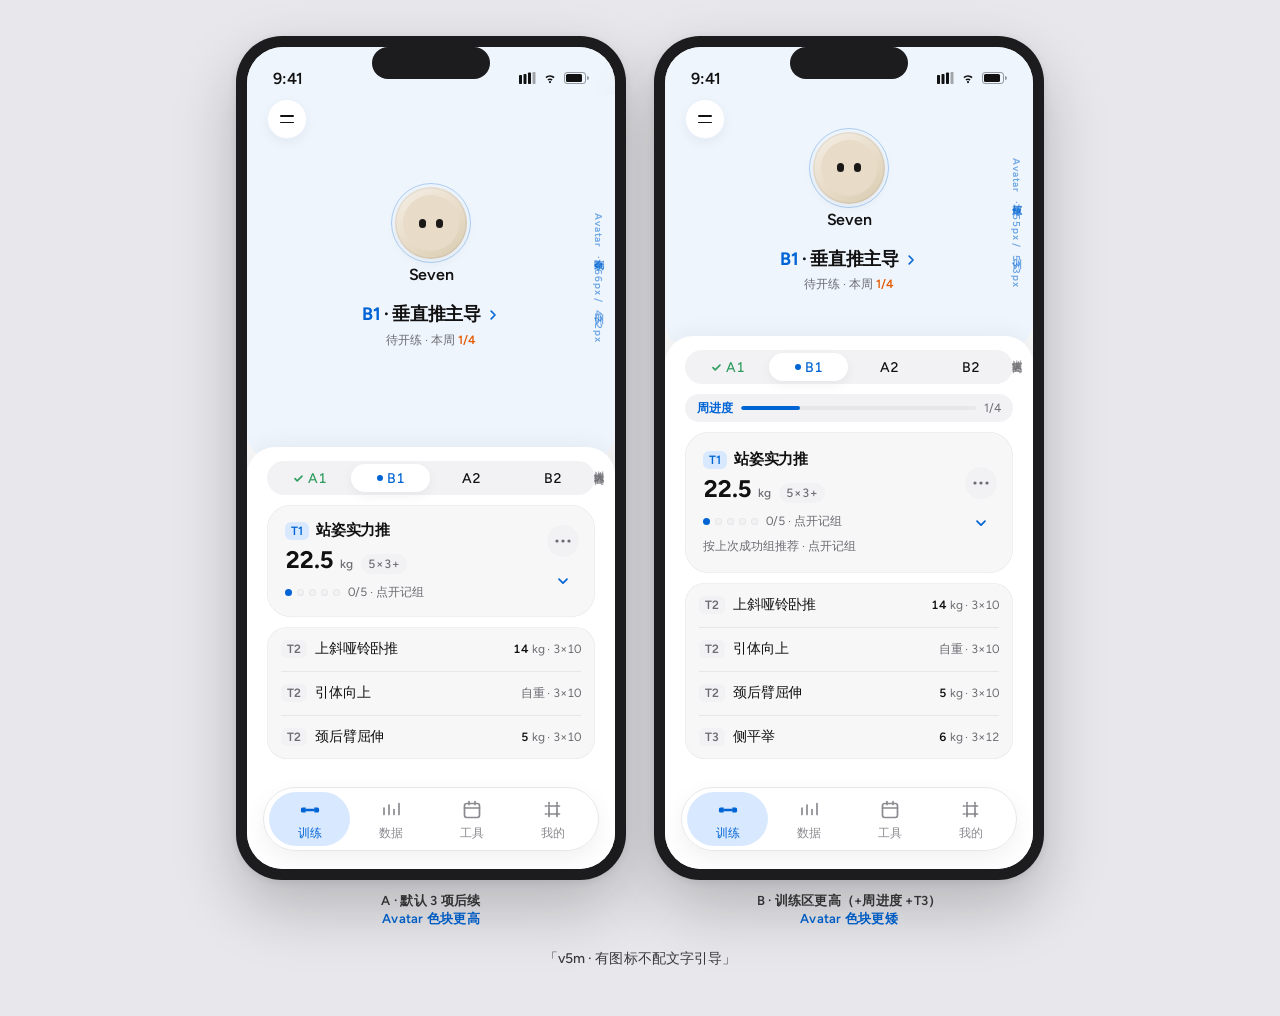
<file: docs/design/muse-v5/home-v5-muse-balance-icon.html>
<!DOCTYPE html>
<html lang="zh-Hans">
<head>
<meta charset="utf-8" />
<meta name="viewport" content="width=device-width, initial-scale=1" />
<title>seven-training · v5m · Muse balance icon</title>
<link rel="preconnect" href="https://fonts.googleapis.com" />
<link rel="preconnect" href="https://fonts.gstatic.com" crossorigin />
<link href="https://fonts.googleapis.com/css2?family=Figtree:wght@400;500;600;700&display=swap" rel="stylesheet" />
<style>
  :root {
    --bg: #F7F7F8;
    --surface: #FFFFFF;
    --surface-2: #F2F2F4;
    --border: #E7E7EA;
    --fg: #121112;
    --muted: #6B6B71;
    --accent: #0064D4;
    --bubble-soft: #D8E9FF;
    --band: #EEF5FC;
    --warm: #E65A00;
    --green: #2F9E5F;
    --shadow: 0 8px 24px rgba(18, 17, 18, 0.06);
    --shadow-sm: 0 4px 12px rgba(18, 17, 18, 0.05);
    --page: #E8E8EC;
    --caption: 12px;
    --body: 14px;
    --title: 16px;
    --headline: 18px;
    --metric: 28px;
  }
  * { box-sizing: border-box; margin: 0; padding: 0; }
  html, body {
    min-height: 100%;
    background: var(--page);
    font-family: "Figtree", ui-sans-serif, system-ui, -apple-system, "PingFang SC", "Helvetica Neue", sans-serif;
    -webkit-font-smoothing: antialiased;
    color: var(--fg);
  }
  body {
    display: flex;
    flex-direction: column;
    align-items: center;
    padding: 36px 24px 48px;
  }
  .pair {
    display: flex;
    gap: 28px;
    align-items: flex-start;
    flex-wrap: wrap;
    justify-content: center;
  }
  .col {
    display: flex;
    flex-direction: column;
    align-items: center;
    gap: 12px;
  }
  .col-label {
    font-size: 13px;
    font-weight: 600;
    color: #3A3A3C;
    letter-spacing: 0.02em;
    text-align: center;
    max-width: 390px;
    line-height: 1.4;
  }
  .col-label em {
    font-style: normal;
    color: var(--accent);
  }

  .phone {
    width: 390px;
    height: 844px;
    background: #1C1C1E;
    border-radius: 46px;
    padding: 11px;
    box-shadow: 0 28px 64px rgba(0,0,0,0.22), 0 2px 8px rgba(0,0,0,0.08);
    position: relative;
    flex-shrink: 0;
  }
  .app {
    width: 100%;
    height: 100%;
    background: var(--bg);
    border-radius: 36px;
    overflow: hidden;
    position: relative;
    display: flex;
    flex-direction: column;
  }
  .notch {
    position: absolute;
    top: 11px;
    left: 50%;
    transform: translateX(-50%);
    width: 118px;
    height: 32px;
    background: #1C1C1E;
    border-radius: 20px;
    z-index: 6;
  }
  .status {
    height: 48px;
    padding: 14px 26px 0;
    display: flex;
    align-items: center;
    justify-content: space-between;
    font-size: var(--title);
    font-weight: 600;
    letter-spacing: -0.2px;
    color: var(--fg);
    flex: 0 0 auto;
    background: var(--band);
  }
  .status .icons {
    display: flex;
    align-items: center;
    gap: 6px;
  }

  /* CRITICAL: Avatar band fills remaining vertical space (NOT content-height) */
  .avatar-band {
    flex: 1 1 auto;
    min-height: 0;
    background: var(--band);
    display: flex;
    flex-direction: column;
    align-items: center;
    justify-content: center;
    padding: 8px 20px 20px;
    position: relative;
    border-radius: 0 0 28px 28px;
    z-index: 1;
  }
  .menu-btn {
    position: absolute;
    left: 20px;
    top: 4px;
    width: 40px;
    height: 40px;
    border-radius: 50%;
    background: var(--surface);
    box-shadow: var(--shadow-sm);
    border: 0.5px solid rgba(0,100,212,0.08);
    display: flex;
    flex-direction: column;
    align-items: center;
    justify-content: center;
    gap: 5px;
    z-index: 2;
  }
  .menu-btn span {
    display: block;
    width: 14px;
    height: 1.5px;
    border-radius: 999px;
    background: var(--fg);
  }
  .avatar-wrap {
    display: flex;
    flex-direction: column;
    align-items: center;
    gap: 6px;
  }
  .avatar-ring {
    width: 72px;
    height: 72px;
    border-radius: 50%;
    background: linear-gradient(145deg, #f5efe6 0%, #e8dcc8 55%, #d9cbb0 100%);
    box-shadow: var(--shadow-sm), inset 0 0 0 1.5px rgba(18,17,18,0.06);
    display: flex;
    align-items: center;
    justify-content: center;
    position: relative;
  }
  .avatar-ring::after {
    content: "";
    position: absolute;
    inset: -4px;
    border-radius: 50%;
    border: 1.5px solid rgba(0, 100, 212, 0.28);
    pointer-events: none;
  }
  .avatar-face {
    width: 56px;
    height: 56px;
    border-radius: 50%;
    background: #E8DCC8;
    display: flex;
    align-items: center;
    justify-content: center;
    gap: 10px;
  }
  .eye {
    width: 7px;
    height: 9px;
    border-radius: 999px;
    background: #1A1918;
  }
  .avatar-name {
    font-size: var(--title);
    font-weight: 600;
    letter-spacing: -0.2px;
    line-height: 1.25;
  }
  .goal-line {
    margin-top: 10px;
    text-align: center;
  }
  /* .goal-line replaced by .goal-entry in markup */
  .goal-primary {
    font-size: var(--headline);
    font-weight: 700;
    letter-spacing: -0.35px;
    line-height: 1.25;
  }
  .goal-primary .sid { color: var(--accent); }
  .goal-secondary {
    margin-top: 4px;
    font-size: var(--caption);
    font-weight: 400;
    color: var(--muted);
    letter-spacing: -0.08px;
  }
  .goal-secondary .warm {
    color: var(--warm);
    font-weight: 600;
  }


  /* Goal → 计划总览 entry (tap affordance; mock only) */
  .goal-entry {
    display: flex;
    flex-direction: column;
    align-items: center;
    gap: 6px;
    margin-top: 10px;
    padding: 8px 16px 8px;
    border-radius: 18px;
    border: 0;
    background: transparent;
    cursor: pointer;
    font-family: inherit;
    color: inherit;
    text-align: center;
    max-width: 290px;
    -webkit-tap-highlight-color: transparent;
  }
  .goal-entry:hover,
  .goal-entry:focus-visible {
    background: rgba(255, 255, 255, 0.55);
    outline: none;
  }
  .goal-entry .goal-primary {
    display: inline-flex;
    align-items: center;
    justify-content: center;
    gap: 5px;
    margin: 0;
  }
  .goal-entry .goal-secondary {
    margin-top: 0;
  }
  .goal-chev {
    display: inline-flex;
    flex-shrink: 0;
    color: var(--accent);
    opacity: 0.95;
    margin-top: 1px;
  }

  /* CRITICAL: Training band height = content only */
  .train-band {
    flex: 0 0 auto;
    background: var(--surface);
    padding: 14px 20px 110px;
    display: flex;
    flex-direction: column;
    gap: 10px;
    border-radius: 28px 28px 0 0;
    margin-top: -14px;
    position: relative;
    z-index: 2;
    box-shadow: 0 -6px 20px rgba(18, 17, 18, 0.04);
  }

  .segmented {
    height: 34px;
    padding: 3px;
    border-radius: 999px;
    background: var(--surface-2);
    display: flex;
    gap: 2px;
  }
  .seg {
    flex: 1;
    height: 28px;
    border-radius: 999px;
    display: flex;
    align-items: center;
    justify-content: center;
    gap: 4px;
    font-size: var(--body);
    font-weight: 500;
    color: var(--fg);
    font-variant-numeric: tabular-nums;
  }
  .seg.done { color: var(--green); }
  .seg.on {
    background: var(--surface);
    box-shadow: var(--shadow-sm);
    color: var(--accent);
  }
  .seg .dot {
    width: 6px;
    height: 6px;
    border-radius: 50%;
    background: var(--accent);
  }

  .t1-mid {
    background: var(--bg);
    border-radius: 24px;
    padding: 16px 16px 16px 18px;
    box-shadow: inset 0 0 0 0.5px var(--border);
    display: flex;
    align-items: center;
    gap: 12px;
  }
  .phone.tall .t1-mid {
    padding: 18px 16px 18px 18px;
  }
  .t1-mid-main { flex: 1; min-width: 0; }
  .t1-top {
    display: flex;
    align-items: center;
    gap: 7px;
    min-width: 0;
  }
  .badge-t1 {
    display: inline-flex;
    align-items: center;
    justify-content: center;
    height: 18px;
    padding: 0 6px;
    border-radius: 6px;
    font-size: var(--caption);
    font-weight: 600;
    color: var(--accent);
    background: var(--bubble-soft);
    flex-shrink: 0;
  }
  .ex-name {
    font-size: 15px; /* soft title — quieter than 16 */
    font-weight: 600;
    letter-spacing: -0.2px;
    white-space: nowrap;
    overflow: hidden;
    text-overflow: ellipsis;
  }
  .t1-metrics {
    margin-top: 8px;
    display: flex;
    align-items: baseline;
    gap: 6px;
    flex-wrap: wrap;
  }
  .weight {
    font-size: 24px; /* was 28 — still number focus, quieter */
    font-weight: 700;
    letter-spacing: -0.6px;
    line-height: 1;
    font-variant-numeric: tabular-nums;
  }
  .unit {
    font-size: var(--caption); /* 12 */
    font-weight: 500;
    color: var(--muted);
  }
  .scheme-pill {
    margin-left: 2px;
    height: 20px;
    padding: 0 7px;
    border-radius: 999px;
    background: var(--surface-2);
    display: inline-flex;
    align-items: center;
    font-size: var(--caption); /* 12 — not competing with weight */
    font-weight: 500;
    color: var(--muted);
    font-variant-numeric: tabular-nums;
  }
  .progress-row {
    margin-top: 10px;
    display: flex;
    align-items: center;
    gap: 8px;
  }
  .phone.tall .hint-row {
    margin-top: 8px;
    font-size: var(--caption);
    color: var(--muted);
    font-weight: 400;
  }
  .mini-dots { display: flex; gap: 5px; }
  .mini-dot {
    width: 7px;
    height: 7px;
    border-radius: 50%;
    background: var(--surface-2);
    box-shadow: inset 0 0 0 1px var(--border);
  }
  .mini-dot.next {
    /* current/selected set — solid accent so it reads among idle dots */
    background: var(--accent);
    box-shadow: none;
  }
  .prog-cap {
    font-size: var(--caption);
    font-weight: 400;
    color: var(--muted);
    font-variant-numeric: tabular-nums;
  }
  .t1-actions {
    display: flex;
    flex-direction: column;
    align-items: center;
    gap: 8px;
    flex-shrink: 0;
  }
  .more-btn {
    width: 32px;
    height: 32px;
    border-radius: 50%;
    border: 0;
    background: var(--surface-2);
    color: var(--muted);
    display: inline-flex;
    align-items: center;
    justify-content: center;
    font-family: inherit;
  }
  .expand-btn {
    display: inline-flex;
    align-items: center;
    justify-content: center;
    width: 32px;
    height: 32px;
    border: 0;
    border-radius: 50%;
    background: transparent;
    color: var(--accent);
    font-family: inherit;
    padding: 0;
  }
  .expand-btn:hover,
  .expand-btn:focus-visible {
    background: var(--bubble-soft);
  }
  .expand-btn svg { display: block; }

  .follow-list {
    background: var(--bg);
    border-radius: 20px;
    overflow: hidden;
    box-shadow: inset 0 0 0 0.5px var(--border);
  }
  .follow-row {
    display: flex;
    align-items: center;
    gap: 8px;
    min-height: 44px;
    padding: 10px 14px;
    position: relative;
  }
  .follow-row + .follow-row::before {
    content: "";
    position: absolute;
    top: 0;
    left: 14px;
    right: 14px;
    height: 0.5px;
    background: var(--border);
  }
  .badge-t2 {
    display: inline-flex;
    align-items: center;
    justify-content: center;
    height: 18px;
    padding: 0 6px;
    border-radius: 6px;
    font-size: var(--caption);
    font-weight: 600;
    color: var(--muted);
    background: var(--surface-2);
    flex-shrink: 0;
  }
  .follow-name {
    flex: 1;
    min-width: 0;
    font-size: var(--body);
    font-weight: 500;
    letter-spacing: -0.15px;
    white-space: nowrap;
    overflow: hidden;
    text-overflow: ellipsis;
  }
  .follow-meta {
    flex-shrink: 0;
    font-size: var(--caption);
    font-weight: 400;
    color: var(--muted);
    font-variant-numeric: tabular-nums;
    letter-spacing: -0.08px;
  }
  .follow-meta b {
    color: var(--fg);
    font-weight: 600;
  }

  .tabbar-wrap {
    position: absolute;
    left: 16px;
    right: 16px;
    bottom: 18px;
    z-index: 10;
  }
  .tabbar {
    height: 64px;
    border-radius: 999px;
    background: rgba(255, 255, 255, 0.88);
    -webkit-backdrop-filter: blur(28px) saturate(160%);
    backdrop-filter: blur(28px) saturate(160%);
    box-shadow: var(--shadow), inset 0 0 0 0.5px rgba(255,255,255,0.8);
    border: 0.5px solid var(--border);
    display: flex;
    align-items: center;
    padding: 5px;
  }
  .tb {
    flex: 1;
    height: 54px;
    border-radius: 999px;
    display: flex;
    flex-direction: column;
    align-items: center;
    justify-content: center;
    gap: 2px;
    color: #8A8A90;
    font-size: var(--caption);
    font-weight: 400;
  }
  .tb.on {
    background: var(--bubble-soft);
    color: var(--accent);
    font-weight: 500;
  }
  .home-indicator {
    position: absolute;
    left: 50%;
    bottom: 6px;
    transform: translateX(-50%);
    width: 134px;
    height: 5px;
    border-radius: 999px;
    background: rgba(0,0,0,0.18);
  }

  .page-caption {
    margin-top: 22px;
    font-size: 14px;
    font-weight: 500;
    color: #3A3A3C;
    letter-spacing: 0.1px;
    text-align: center;
  }

  /* measure helpers (invisible to user aesthetic, for proof annotations) */
  .band-meter {
    position: absolute;
    right: 10px;
    top: 50%;
    transform: translateY(-50%);
    writing-mode: vertical-rl;
    font-size: 10px;
    font-weight: 600;
    letter-spacing: 0.08em;
    color: rgba(0, 100, 212, 0.55);
    pointer-events: none;
    white-space: nowrap;
  }
  .train-meter {
    position: absolute;
    right: 10px;
    top: 16px;
    writing-mode: vertical-rl;
    font-size: 10px;
    font-weight: 600;
    letter-spacing: 0.08em;
    color: rgba(107, 107, 113, 0.55);
    pointer-events: none;
  }
</style>
</head>
<body>
  <div class="pair">
    <!-- ============ A: default 3 follow-ups → taller Avatar band ============ -->
    <div class="col">
      <div class="phone" id="phone-a">
        <div class="notch" aria-hidden="true"></div>
        <div class="app">
          <div class="status">
            <span>9:41</span>
            <span class="icons">
              <svg width="17" height="12" viewBox="0 0 17 12" fill="currentColor"><rect x="0" y="3" width="3" height="9" rx="0.8"/><rect x="4.5" y="2" width="3" height="10" rx="0.8"/><rect x="9" y="0.5" width="3" height="11.5" rx="0.8"/><rect x="13.5" y="0" width="3" height="12" rx="0.8" opacity="0.35"/></svg>
              <svg width="16" height="12" viewBox="0 0 16 12" fill="currentColor"><path d="M8 3.2c1.8 0 3.4.7 4.6 1.9l-1.2 1.2A4.9 4.9 0 0 0 8 4.8c-1.3 0-2.5.5-3.4 1.5L3.4 5.1A6.7 6.7 0 0 1 8 3.2zm0 3.2c1 0 1.9.4 2.6 1.1L9.4 8.7A2.2 2.2 0 0 0 8 8c-.6 0-1.1.2-1.5.6L5.4 7.5A3.7 3.7 0 0 1 8 6.4zM8 11.2a1.1 1.1 0 1 0 0-2.2 1.1 1.1 0 0 0 0 2.2z"/></svg>
              <svg width="25" height="12" viewBox="0 0 25 12" fill="none"><rect x="0.5" y="0.5" width="21" height="11" rx="2.5" stroke="currentColor" opacity="0.4"/><rect x="2" y="2" width="16" height="8" rx="1.5" fill="currentColor"/><path d="M23 4v4a2 2 0 0 0 0-4z" fill="currentColor" opacity="0.4"/></svg>
            </span>
          </div>

          <section class="avatar-band" aria-label="陪练与今日目标" id="avatar-a">
            <div class="menu-btn" aria-label="菜单"><span></span><span></span></div>
            <div class="avatar-wrap">
              <div class="avatar-ring" title="Avatar 占位">
                <div class="avatar-face" aria-hidden="true">
                  <span class="eye"></span><span class="eye"></span>
                </div>
              </div>
              <div class="avatar-name">Seven</div>
            </div>
            <button type="button" class="goal-entry" aria-label="进入计划总览：B1 · 垂直推主导">
              <div class="goal-primary">
                <span><span class="sid">B1</span> · 垂直推主导</span>
                <span class="goal-chev" aria-hidden="true">
                  <svg width="14" height="14" viewBox="0 0 14 14" fill="none"><path d="M5.2 3.2L9 7l-3.8 3.8" stroke="#0064D4" stroke-width="1.7" stroke-linecap="round" stroke-linejoin="round"/></svg>
                </span>
              </div>
              <div class="goal-secondary">待开练 · 本周 <span class="warm">1/4</span></div>
            </button>
            <span class="band-meter" id="meter-a">Avatar 吃剩余</span>
          </section>

          <section class="train-band" aria-label="训练工具" id="train-a">
            <div class="segmented" role="tablist" aria-label="本周会话">
              <div class="seg done">
                <svg width="11" height="11" viewBox="0 0 12 12" fill="none"><path d="M2.2 6.2l2.4 2.4L9.8 3.4" stroke="#2F9E5F" stroke-width="1.8" stroke-linecap="round" stroke-linejoin="round"/></svg>
                A1
              </div>
              <div class="seg on"><span class="dot"></span>B1</div>
              <div class="seg">A2</div>
              <div class="seg">B2</div>
            </div>

            <section class="t1-mid" aria-label="当前动作 T1 · 半收起">
              <div class="t1-mid-main">
                <div class="t1-top">
                  <span class="badge-t1">T1</span>
                  <span class="ex-name">站姿实力推</span>
                </div>
                <div class="t1-metrics">
                  <span class="weight">22.5</span>
                  <span class="unit">kg</span>
                  <span class="scheme-pill">5×3+</span>
                </div>
                <div class="progress-row">
                  <div class="mini-dots" aria-hidden="true">
                    <span class="mini-dot next"></span>
                    <span class="mini-dot"></span>
                    <span class="mini-dot"></span>
                    <span class="mini-dot"></span>
                    <span class="mini-dot"></span>
                  </div>
                  <span class="prog-cap">0/5 · 点开记组</span>
                </div>
              </div>
              <div class="t1-actions">
                <button class="more-btn" type="button" aria-label="更多">
                  <svg width="16" height="4" viewBox="0 0 16 4" fill="currentColor"><circle cx="2" cy="2" r="1.6"/><circle cx="8" cy="2" r="1.6"/><circle cx="14" cy="2" r="1.6"/></svg>
                </button>
                <button class="expand-btn" type="button" aria-label="展开记组">
                  <svg width="18" height="18" viewBox="0 0 18 18" fill="none"><path d="M5 7.2l4 4 4-4" stroke="#0064D4" stroke-width="1.7" stroke-linecap="round" stroke-linejoin="round"/></svg>
                </button>
              </div>
            </section>

            <section class="follow-list" aria-label="后续动作 · 最小行">
              <div class="follow-row">
                <span class="badge-t2">T2</span>
                <span class="follow-name">上斜哑铃卧推</span>
                <span class="follow-meta"><b>14</b> kg · 3×10</span>
              </div>
              <div class="follow-row">
                <span class="badge-t2">T2</span>
                <span class="follow-name">引体向上</span>
                <span class="follow-meta">自重 · 3×10</span>
              </div>
              <div class="follow-row">
                <span class="badge-t2">T2</span>
                <span class="follow-name">颈后臂屈伸</span>
                <span class="follow-meta"><b>5</b> kg · 3×10</span>
              </div>
            </section>
            <span class="train-meter">训练区内容高</span>
          </section>

          <div class="tabbar-wrap">
            <nav class="tabbar" aria-label="主导航">
              <div class="tb on">
                <svg width="26" height="26" viewBox="0 0 26 26" fill="none">
                  <path d="M5.5 10.5h3.2v5H5.5a1.6 1.6 0 0 1-1.6-1.6v-1.8A1.6 1.6 0 0 1 5.5 10.5z" fill="#0064D4"/>
                  <path d="M17.3 10.5h3.2a1.6 1.6 0 0 1 1.6 1.6v1.8a1.6 1.6 0 0 1-1.6 1.6h-3.2v-5z" fill="#0064D4"/>
                  <rect x="8.2" y="11.7" width="9.6" height="2.6" rx="1.2" fill="#0064D4"/>
                </svg>
                训练
              </div>
              <div class="tb">
                <svg width="26" height="26" viewBox="0 0 26 26" fill="none" stroke="#8A8A90" stroke-width="1.7" stroke-linecap="round">
                  <path d="M6 17.5V11M11 17.5V8M16 17.5v-5M21 17.5V6.5"/>
                </svg>
                数据
              </div>
              <div class="tb">
                <svg width="26" height="26" viewBox="0 0 26 26" fill="none" stroke="#8A8A90" stroke-width="1.7" stroke-linecap="round" stroke-linejoin="round">
                  <rect x="5.5" y="6.5" width="15" height="14" rx="2.2"/>
                  <path d="M5.5 11h15"/>
                  <path d="M10 4.5v3M16 4.5v3"/>
                </svg>
                工具
              </div>
              <div class="tb">
                <svg width="26" height="26" viewBox="0 0 26 26" fill="none" stroke="#8A8A90" stroke-width="1.7" stroke-linecap="round">
                  <circle cx="9" cy="9" r="1.4" fill="#8A8A90" stroke="none"/>
                  <circle cx="17" cy="9" r="1.4" fill="#8A8A90" stroke="none"/>
                  <circle cx="9" cy="17" r="1.4" fill="#8A8A90" stroke="none"/>
                  <circle cx="17" cy="17" r="1.4" fill="#8A8A90" stroke="none"/>
                  <path d="M9 5.5v1.2M9 10.8V19.5M17 5.5v1.2M17 10.8V19.5M5.5 9h1.2M10.8 9H19.5M5.5 17h1.2M10.8 17H19.5"/>
                </svg>
                我的
              </div>
            </nav>
          </div>
          <div class="home-indicator" aria-hidden="true"></div>
        </div>
      </div>
      <p class="col-label">A · 默认 3 项后续<br/><em>Avatar 色块更高</em></p>
    </div>

    <!-- ============ B: taller training → shorter Avatar band ============ -->
    <div class="col">
      <div class="phone tall" id="phone-b">
        <div class="notch" aria-hidden="true"></div>
        <div class="app">
          <div class="status">
            <span>9:41</span>
            <span class="icons">
              <svg width="17" height="12" viewBox="0 0 17 12" fill="currentColor"><rect x="0" y="3" width="3" height="9" rx="0.8"/><rect x="4.5" y="2" width="3" height="10" rx="0.8"/><rect x="9" y="0.5" width="3" height="11.5" rx="0.8"/><rect x="13.5" y="0" width="3" height="12" rx="0.8" opacity="0.35"/></svg>
              <svg width="16" height="12" viewBox="0 0 16 12" fill="currentColor"><path d="M8 3.2c1.8 0 3.4.7 4.6 1.9l-1.2 1.2A4.9 4.9 0 0 0 8 4.8c-1.3 0-2.5.5-3.4 1.5L3.4 5.1A6.7 6.7 0 0 1 8 3.2zm0 3.2c1 0 1.9.4 2.6 1.1L9.4 8.7A2.2 2.2 0 0 0 8 8c-.6 0-1.1.2-1.5.6L5.4 7.5A3.7 3.7 0 0 1 8 6.4zM8 11.2a1.1 1.1 0 1 0 0-2.2 1.1 1.1 0 0 0 0 2.2z"/></svg>
              <svg width="25" height="12" viewBox="0 0 25 12" fill="none"><rect x="0.5" y="0.5" width="21" height="11" rx="2.5" stroke="currentColor" opacity="0.4"/><rect x="2" y="2" width="16" height="8" rx="1.5" fill="currentColor"/><path d="M23 4v4a2 2 0 0 0 0-4z" fill="currentColor" opacity="0.4"/></svg>
            </span>
          </div>

          <section class="avatar-band" aria-label="陪练与今日目标" id="avatar-b">
            <div class="menu-btn" aria-label="菜单"><span></span><span></span></div>
            <div class="avatar-wrap">
              <div class="avatar-ring" title="Avatar 占位">
                <div class="avatar-face" aria-hidden="true">
                  <span class="eye"></span><span class="eye"></span>
                </div>
              </div>
              <div class="avatar-name">Seven</div>
            </div>
            <button type="button" class="goal-entry" aria-label="进入计划总览：B1 · 垂直推主导">
              <div class="goal-primary">
                <span><span class="sid">B1</span> · 垂直推主导</span>
                <span class="goal-chev" aria-hidden="true">
                  <svg width="14" height="14" viewBox="0 0 14 14" fill="none"><path d="M5.2 3.2L9 7l-3.8 3.8" stroke="#0064D4" stroke-width="1.7" stroke-linecap="round" stroke-linejoin="round"/></svg>
                </span>
              </div>
              <div class="goal-secondary">待开练 · 本周 <span class="warm">1/4</span></div>
            </button>
            <span class="band-meter" id="meter-b">Avatar 被压短</span>
          </section>

          <section class="train-band" aria-label="训练工具" id="train-b">
            <div class="segmented" role="tablist" aria-label="本周会话">
              <div class="seg done">
                <svg width="11" height="11" viewBox="0 0 12 12" fill="none"><path d="M2.2 6.2l2.4 2.4L9.8 3.4" stroke="#2F9E5F" stroke-width="1.8" stroke-linecap="round" stroke-linejoin="round"/></svg>
                A1
              </div>
              <div class="seg on"><span class="dot"></span>B1</div>
              <div class="seg">A2</div>
              <div class="seg">B2</div>
            </div>
            <!-- extra week progress row to grow train band -->
            <div style="height:28px;border-radius:999px;background:var(--surface-2);display:flex;align-items:center;padding:0 12px;gap:8px;font-size:var(--caption);color:var(--muted);">
              <span style="color:var(--accent);font-weight:600;">周进度</span>
              <span style="flex:1;height:4px;border-radius:999px;background:#E7E7EA;overflow:hidden;"><span style="display:block;width:25%;height:100%;background:var(--accent);border-radius:999px;"></span></span>
              <span>1/4</span>
            </div>

            <section class="t1-mid" aria-label="当前动作 T1 · 半收起（稍富）">
              <div class="t1-mid-main">
                <div class="t1-top">
                  <span class="badge-t1">T1</span>
                  <span class="ex-name">站姿实力推</span>
                </div>
                <div class="t1-metrics">
                  <span class="weight">22.5</span>
                  <span class="unit">kg</span>
                  <span class="scheme-pill">5×3+</span>
                </div>
                <div class="progress-row">
                  <div class="mini-dots" aria-hidden="true">
                    <span class="mini-dot next"></span>
                    <span class="mini-dot"></span>
                    <span class="mini-dot"></span>
                    <span class="mini-dot"></span>
                    <span class="mini-dot"></span>
                  </div>
                  <span class="prog-cap">0/5 · 点开记组</span>
                </div>
                <div class="hint-row">按上次成功组推荐 · 点开记组</div>
              </div>
              <div class="t1-actions">
                <button class="more-btn" type="button" aria-label="更多">
                  <svg width="16" height="4" viewBox="0 0 16 4" fill="currentColor"><circle cx="2" cy="2" r="1.6"/><circle cx="8" cy="2" r="1.6"/><circle cx="14" cy="2" r="1.6"/></svg>
                </button>
                <button class="expand-btn" type="button" aria-label="展开记组">
                  <svg width="18" height="18" viewBox="0 0 18 18" fill="none"><path d="M5 7.2l4 4 4-4" stroke="#0064D4" stroke-width="1.7" stroke-linecap="round" stroke-linejoin="round"/></svg>
                </button>
              </div>
            </section>

            <section class="follow-list" aria-label="后续动作 · 4 项">
              <div class="follow-row">
                <span class="badge-t2">T2</span>
                <span class="follow-name">上斜哑铃卧推</span>
                <span class="follow-meta"><b>14</b> kg · 3×10</span>
              </div>
              <div class="follow-row">
                <span class="badge-t2">T2</span>
                <span class="follow-name">引体向上</span>
                <span class="follow-meta">自重 · 3×10</span>
              </div>
              <div class="follow-row">
                <span class="badge-t2">T2</span>
                <span class="follow-name">颈后臂屈伸</span>
                <span class="follow-meta"><b>5</b> kg · 3×10</span>
              </div>
              <div class="follow-row">
                <span class="badge-t2">T3</span>
                <span class="follow-name">侧平举</span>
                <span class="follow-meta"><b>6</b> kg · 3×12</span>
              </div>
            </section>
            <span class="train-meter">训练区更高</span>
          </section>

          <div class="tabbar-wrap">
            <nav class="tabbar" aria-label="主导航">
              <div class="tb on">
                <svg width="26" height="26" viewBox="0 0 26 26" fill="none">
                  <path d="M5.5 10.5h3.2v5H5.5a1.6 1.6 0 0 1-1.6-1.6v-1.8A1.6 1.6 0 0 1 5.5 10.5z" fill="#0064D4"/>
                  <path d="M17.3 10.5h3.2a1.6 1.6 0 0 1 1.6 1.6v1.8a1.6 1.6 0 0 1-1.6 1.6h-3.2v-5z" fill="#0064D4"/>
                  <rect x="8.2" y="11.7" width="9.6" height="2.6" rx="1.2" fill="#0064D4"/>
                </svg>
                训练
              </div>
              <div class="tb">
                <svg width="26" height="26" viewBox="0 0 26 26" fill="none" stroke="#8A8A90" stroke-width="1.7" stroke-linecap="round">
                  <path d="M6 17.5V11M11 17.5V8M16 17.5v-5M21 17.5V6.5"/>
                </svg>
                数据
              </div>
              <div class="tb">
                <svg width="26" height="26" viewBox="0 0 26 26" fill="none" stroke="#8A8A90" stroke-width="1.7" stroke-linecap="round" stroke-linejoin="round">
                  <rect x="5.5" y="6.5" width="15" height="14" rx="2.2"/>
                  <path d="M5.5 11h15"/>
                  <path d="M10 4.5v3M16 4.5v3"/>
                </svg>
                工具
              </div>
              <div class="tb">
                <svg width="26" height="26" viewBox="0 0 26 26" fill="none" stroke="#8A8A90" stroke-width="1.7" stroke-linecap="round">
                  <circle cx="9" cy="9" r="1.4" fill="#8A8A90" stroke="none"/>
                  <circle cx="17" cy="9" r="1.4" fill="#8A8A90" stroke="none"/>
                  <circle cx="9" cy="17" r="1.4" fill="#8A8A90" stroke="none"/>
                  <circle cx="17" cy="17" r="1.4" fill="#8A8A90" stroke="none"/>
                  <path d="M9 5.5v1.2M9 10.8V19.5M17 5.5v1.2M17 10.8V19.5M5.5 9h1.2M10.8 9H19.5M5.5 17h1.2M10.8 17H19.5"/>
                </svg>
                我的
              </div>
            </nav>
          </div>
          <div class="home-indicator" aria-hidden="true"></div>
        </div>
      </div>
      <p class="col-label">B · 训练区更高（+周进度 +T3）<br/><em>Avatar 色块更矮</em></p>
    </div>
  </div>
  <p class="page-caption">「v5m · 有图标不配文字引导」</p>
  <script>
    // Annotate measured heights so the A|B proof is explicit in the shot
    function annotate() {
      const pairs = [
        ['avatar-a', 'train-a', 'meter-a'],
        ['avatar-b', 'train-b', 'meter-b']
      ];
      for (const [av, tr, m] of pairs) {
        const a = document.getElementById(av);
        const t = document.getElementById(tr);
        const meter = document.getElementById(m);
        if (!a || !t || !meter) continue;
        const ah = Math.round(a.getBoundingClientRect().height);
        const th = Math.round(t.getBoundingClientRect().height);
        const label = meter.textContent.split('·')[0].trim();
        meter.textContent = label + ' · ' + ah + 'px / 训 ' + th + 'px';
      }
    }
    requestAnimationFrame(() => requestAnimationFrame(annotate));
  </script>
</body>
</html>
</file>
